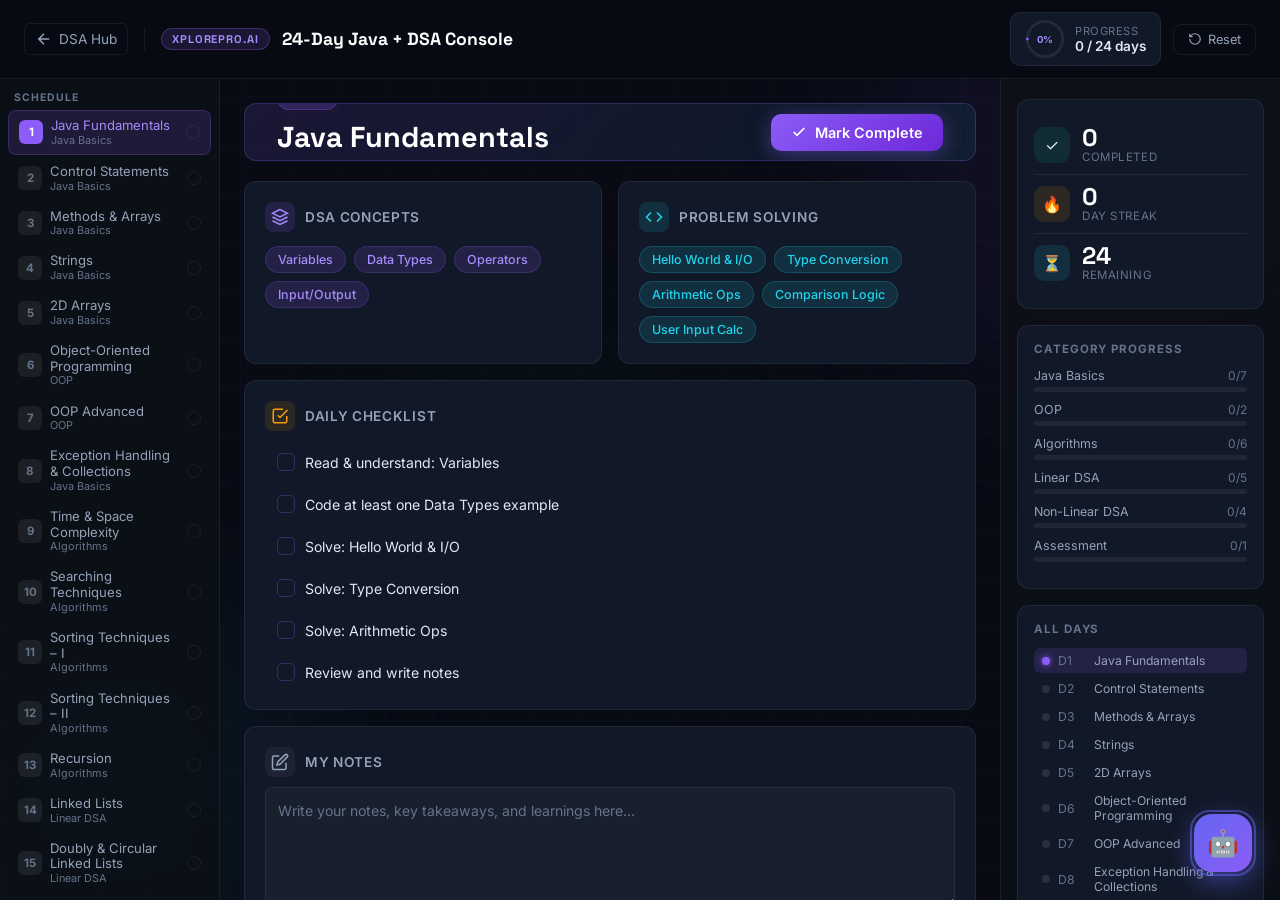
<file: dsa-docs-site/schedule.html>
<!DOCTYPE html>
<html lang="en">
<head>
    <meta charset="UTF-8">
    <meta name="viewport" content="width=device-width, initial-scale=1.0">
    <title>24-Day Java + DSA Console | XplorePro.ai</title>
    <meta name="description" content="Structured 24-Day Java with DSA & Problem Solving Schedule — interactive learning tracker with progress, notes, and daily goals.">
    <link href="https://fonts.googleapis.com/css2?family=Inter:wght@300;400;500;600;700;800&family=Fira+Code:wght@400;500&family=Space+Grotesk:wght@400;500;600;700&display=swap" rel="stylesheet">
    <link rel="stylesheet" href="css/schedule.css">
</head>
<body>
    <!-- Animated background -->
    <div class="bg-grid"></div>
    <div class="bg-orb orb-1"></div>
    <div class="bg-orb orb-2"></div>
    <div class="bg-orb orb-3"></div>

    <div class="app-shell">
        <!-- Top Header -->
        <header class="top-bar">
            <div class="top-bar-left">
                <a href="index.html" class="back-link" title="Back to DSA Hub">
                    <svg width="18" height="18" viewBox="0 0 24 24" fill="none" stroke="currentColor" stroke-width="2"><path d="M19 12H5M12 19l-7-7 7-7"/></svg>
                    DSA Hub
                </a>
                <div class="divider"></div>
                <div class="brand">
                    <div class="brand-badge">XplorePro.ai</div>
                    <h1 class="brand-title">24-Day Java + DSA Console</h1>
                </div>
            </div>
            <div class="top-bar-right">
                <div class="progress-summary" id="progressSummary">
                    <div class="prog-circle">
                        <svg viewBox="0 0 36 36" class="circular-chart">
                            <path class="circle-bg" d="M18 2.0845 a 15.9155 15.9155 0 0 1 0 31.831 a 15.9155 15.9155 0 0 1 0 -31.831"/>
                            <path class="circle" id="progressCircle" stroke-dasharray="0, 100" d="M18 2.0845 a 15.9155 15.9155 0 0 1 0 31.831 a 15.9155 15.9155 0 0 1 0 -31.831"/>
                        </svg>
                        <span class="prog-pct" id="progressPct">0%</span>
                    </div>
                    <div class="prog-text">
                        <span class="prog-label">Progress</span>
                        <span class="prog-days" id="progressDays">0 / 24 days</span>
                    </div>
                </div>
                <button class="btn-reset" id="btnReset" title="Reset all progress">
                    <svg width="14" height="14" viewBox="0 0 24 24" fill="none" stroke="currentColor" stroke-width="2"><path d="M3 12a9 9 0 1 0 9-9 9.75 9.75 0 0 0-6.74 2.74L3 8"/><path d="M3 3v5h5"/></svg>
                    Reset
                </button>
            </div>
        </header>

        <!-- Main Layout -->
        <div class="main-layout">
            <!-- Left Sidebar: Day Navigator -->
            <aside class="day-sidebar" id="daySidebar">
                <div class="sidebar-section-label">SCHEDULE</div>
                <div class="day-nav" id="dayNav">
                    <!-- Day buttons generated by JS -->
                </div>
                <div class="sidebar-section-label" style="margin-top:16px">FILTER</div>
                <div class="filter-btns">
                    <button class="filter-btn active" data-filter="all" id="filterAll">All</button>
                    <button class="filter-btn" data-filter="done" id="filterDone">Completed</button>
                    <button class="filter-btn" data-filter="pending" id="filterPending">Pending</button>
                </div>
            </aside>

            <!-- Center: Day Detail Panel -->
            <main class="detail-panel" id="detailPanel">
                <!-- Day Hero -->
                <div class="day-hero" id="dayHero">
                    <div class="day-hero-content">
                        <div class="day-number-badge" id="dayNumberBadge">Day 1</div>
                        <h2 class="day-title" id="dayTitle">Java Fundamentals</h2>
                        <p class="day-subtitle" id="daySubtitle">Start your journey with core Java concepts</p>
                    </div>
                    <div class="day-hero-actions">
                        <button class="btn-complete" id="btnComplete">
                            <svg width="16" height="16" viewBox="0 0 24 24" fill="none" stroke="currentColor" stroke-width="2.5"><polyline points="20 6 9 17 4 12"/></svg>
                            Mark Complete
                        </button>
                    </div>
                </div>

                <!-- Topics Grid -->
                <div class="content-sections">
                    <div class="section-grid">
                        <!-- DSA Concepts -->
                        <div class="info-card" id="cardDSA">
                            <div class="info-card-header">
                                <div class="info-card-icon dsa-icon">
                                    <svg width="18" height="18" viewBox="0 0 24 24" fill="none" stroke="currentColor" stroke-width="2"><path d="M12 2L2 7l10 5 10-5-10-5z"/><path d="M2 17l10 5 10-5"/><path d="M2 12l10 5 10-5"/></svg>
                                </div>
                                <span>DSA Concepts</span>
                            </div>
                            <div class="tag-list" id="dsaTags"></div>
                        </div>

                        <!-- Problem Solving -->
                        <div class="info-card" id="cardProblems">
                            <div class="info-card-header">
                                <div class="info-card-icon problem-icon">
                                    <svg width="18" height="18" viewBox="0 0 24 24" fill="none" stroke="currentColor" stroke-width="2"><polyline points="16 18 22 12 16 6"/><polyline points="8 6 2 12 8 18"/></svg>
                                </div>
                                <span>Problem Solving</span>
                            </div>
                            <div class="tag-list" id="problemTags"></div>
                        </div>
                    </div>

                    <!-- Checklist -->
                    <div class="checklist-card" id="checklistCard">
                        <div class="checklist-header">
                            <div class="info-card-icon check-icon">
                                <svg width="18" height="18" viewBox="0 0 24 24" fill="none" stroke="currentColor" stroke-width="2"><polyline points="9 11 12 14 22 4"/><path d="M21 12v7a2 2 0 0 1-2 2H5a2 2 0 0 1-2-2V5a2 2 0 0 1 2-2h11"/></svg>
                            </div>
                            <span>Daily Checklist</span>
                        </div>
                        <ul class="checklist" id="checklist"></ul>
                    </div>

                    <!-- Notes -->
                    <div class="notes-card">
                        <div class="notes-header">
                            <div class="info-card-icon notes-icon">
                                <svg width="18" height="18" viewBox="0 0 24 24" fill="none" stroke="currentColor" stroke-width="2"><path d="M11 4H4a2 2 0 0 0-2 2v14a2 2 0 0 0 2 2h14a2 2 0 0 0 2-2v-7"/><path d="M18.5 2.5a2.121 2.121 0 0 1 3 3L12 15l-4 1 1-4 9.5-9.5z"/></svg>
                            </div>
                            <span>My Notes</span>
                            <span class="note-autosave" id="noteAutosave">Auto-saved</span>
                        </div>
                        <textarea class="notes-textarea" id="notesArea" placeholder="Write your notes, key takeaways, and learnings here..."></textarea>
                    </div>

                    <!-- Nav Arrows -->
                    <div class="day-nav-arrows">
                        <button class="nav-arrow" id="prevDay" title="Previous day">
                            <svg width="16" height="16" viewBox="0 0 24 24" fill="none" stroke="currentColor" stroke-width="2"><path d="M15 18l-6-6 6-6"/></svg>
                            Previous Day
                        </button>
                        <div class="day-dots" id="dayDots"></div>
                        <button class="nav-arrow" id="nextDay" title="Next day">
                            Next Day
                            <svg width="16" height="16" viewBox="0 0 24 24" fill="none" stroke="currentColor" stroke-width="2"><path d="M9 18l6-6-6-6"/></svg>
                        </button>
                    </div>
                </div>
            </main>

            <!-- Right Panel: Stats + Timeline -->
            <aside class="stats-panel">
                <div class="stats-card">
                    <div class="stat-item">
                        <span class="stat-icon completed-icon">✓</span>
                        <div>
                            <div class="stat-val" id="statCompleted">0</div>
                            <div class="stat-label">Completed</div>
                        </div>
                    </div>
                    <div class="stat-divider"></div>
                    <div class="stat-item">
                        <span class="stat-icon streak-icon">🔥</span>
                        <div>
                            <div class="stat-val" id="statStreak">0</div>
                            <div class="stat-label">Day Streak</div>
                        </div>
                    </div>
                    <div class="stat-divider"></div>
                    <div class="stat-item">
                        <span class="stat-icon remain-icon">⏳</span>
                        <div>
                            <div class="stat-val" id="statRemaining">24</div>
                            <div class="stat-label">Remaining</div>
                        </div>
                    </div>
                </div>

                <!-- Category breakdown -->
                <div class="category-breakdown">
                    <div class="breakdown-title">Category Progress</div>
                    <div id="categoryBars"></div>
                </div>

                <!-- Timeline -->
                <div class="timeline-container">
                    <div class="breakdown-title">All Days</div>
                    <div class="timeline" id="timeline"></div>
                </div>
            </aside>
        </div>
    </div>

    <!-- Completion Modal -->
    <div class="modal-overlay" id="modalOverlay">
        <div class="modal">
            <div class="modal-emoji">🎉</div>
            <h3 class="modal-title">Congratulations!</h3>
            <p class="modal-body" id="modalBody">You've completed all 24 days of the Java + DSA course! You're now ready for your coding interview.</p>
            <button class="modal-btn" id="modalClose">Awesome! Keep Going</button>
        </div>
    </div>

    <script src="js/schedule.js"></script>
    <script src="js/tutor-widget.js"></script>
</body>
</html>
</file>
<file: dsa-docs-site/css/schedule.css>
/* =========================================
   24-Day Java Learning Console — Schedule CSS
   XplorePro.ai
   ========================================= */

:root {
    --bg: #080b14;
    --bg2: #0d1117;
    --surface: #111827;
    --surface2: #1a2233;
    --border: rgba(255,255,255,0.07);
    --border-bright: rgba(139,92,246,0.3);

    /* Accent palette */
    --purple: #8b5cf6;
    --purple-light: #a78bfa;
    --purple-dim: rgba(139,92,246,0.15);
    --cyan: #22d3ee;
    --cyan-dim: rgba(34,211,238,0.12);
    --emerald: #10b981;
    --emerald-dim: rgba(16,185,129,0.12);
    --amber: #f59e0b;
    --amber-dim: rgba(245,158,11,0.12);
    --rose: #f43f5e;
    --rose-dim: rgba(244,63,94,0.12);

    --text: #e2e8f0;
    --text-muted: #94a3b8;
    --text-dim: #64748b;

    --radius: 12px;
    --radius-sm: 8px;

    --sidebar-w: 220px;
    --stats-w: 280px;
}

*, *::before, *::after { box-sizing: border-box; margin: 0; padding: 0; }

html { scroll-behavior: smooth; }

body {
    font-family: 'Inter', sans-serif;
    background: var(--bg);
    color: var(--text);
    height: 100vh;
    overflow: hidden;
    position: relative;
}

/* ── Animated background ── */
.bg-grid {
    position: fixed; inset: 0; pointer-events: none; z-index: 0;
    background-image:
        linear-gradient(rgba(139,92,246,0.03) 1px, transparent 1px),
        linear-gradient(90deg, rgba(139,92,246,0.03) 1px, transparent 1px);
    background-size: 48px 48px;
}
.bg-orb {
    position: fixed; border-radius: 50%; filter: blur(80px);
    pointer-events: none; z-index: 0; animation: orbDrift 20s ease-in-out infinite;
}
.orb-1 { width: 500px; height: 500px; background: rgba(139,92,246,0.07); top:-100px; right:-100px; animation-duration: 22s; }
.orb-2 { width: 400px; height: 400px; background: rgba(34,211,238,0.05); bottom:-80px; left:-80px; animation-duration: 18s; animation-delay: -5s; }
.orb-3 { width: 300px; height: 300px; background: rgba(16,185,129,0.05); top:40%; left:30%; animation-duration: 28s; animation-delay: -10s; }

@keyframes orbDrift {
    0%, 100% { transform: translate(0, 0); }
    33% { transform: translate(30px, -20px); }
    66% { transform: translate(-20px, 30px); }
}

/* ── App Shell ── */
.app-shell {
    position: relative; z-index: 1;
    display: flex; flex-direction: column;
    height: 100vh;
}

/* ── Top Bar ── */
.top-bar {
    display: flex; align-items: center; justify-content: space-between;
    padding: 12px 24px;
    background: rgba(8,11,20,0.95);
    backdrop-filter: blur(20px);
    border-bottom: 1px solid var(--border);
    flex-shrink: 0;
    gap: 16px;
}

.top-bar-left { display: flex; align-items: center; gap: 16px; }
.top-bar-right { display: flex; align-items: center; gap: 12px; }

.back-link {
    display: flex; align-items: center; gap: 6px;
    color: var(--text-muted); text-decoration: none; font-size: 0.85rem;
    transition: color 0.2s; padding: 6px 10px;
    border-radius: 6px;
    border: 1px solid var(--border);
    white-space: nowrap;
}
.back-link:hover { color: var(--purple-light); border-color: var(--border-bright); }

.divider { width: 1px; height: 24px; background: var(--border); }

.brand { display: flex; align-items: center; gap: 12px; }
.brand-badge {
    font-family: 'Space Grotesk', sans-serif;
    font-size: 0.7rem; font-weight: 700;
    letter-spacing: 0.08em; text-transform: uppercase;
    color: var(--purple-light);
    background: var(--purple-dim);
    border: 1px solid rgba(139,92,246,0.3);
    padding: 3px 10px; border-radius: 20px;
    white-space: nowrap;
}
.brand-title {
    font-family: 'Space Grotesk', sans-serif;
    font-size: 1.1rem; font-weight: 700; color: #fff;
    white-space: nowrap;
}

/* Progress Summary */
.progress-summary {
    display: flex; align-items: center; gap: 10px;
    background: var(--surface); border: 1px solid var(--border);
    border-radius: 10px; padding: 6px 14px;
}

.prog-circle {
    position: relative; width: 40px; height: 40px;
    display: flex; align-items: center; justify-content: center;
}
.circular-chart { width: 40px; height: 40px; transform: rotate(-90deg); }
.circle-bg { fill: none; stroke: rgba(255,255,255,0.08); stroke-width: 2.5; }
.circle {
    fill: none; stroke: var(--purple); stroke-width: 2.5;
    stroke-linecap: round;
    transition: stroke-dasharray 0.6s ease;
}
.prog-pct {
    position: absolute; font-size: 0.6rem; font-weight: 700;
    color: var(--purple-light);
}
.prog-text { display: flex; flex-direction: column; }
.prog-label { font-size: 0.7rem; color: var(--text-dim); text-transform: uppercase; letter-spacing: 0.05em; }
.prog-days { font-size: 0.85rem; font-weight: 600; color: var(--text); }

.btn-reset {
    display: flex; align-items: center; gap: 6px;
    background: transparent; border: 1px solid var(--border);
    color: var(--text-muted); padding: 7px 14px;
    border-radius: 8px; font-size: 0.8rem; cursor: pointer;
    transition: all 0.2s; white-space: nowrap; font-family: inherit;
}
.btn-reset:hover { border-color: var(--rose); color: var(--rose); background: var(--rose-dim); }

/* ── Main Layout ── */
.main-layout {
    display: flex; flex: 1; overflow: hidden;
}

/* ── Day Sidebar ── */
.day-sidebar {
    width: var(--sidebar-w);
    background: rgba(13,17,23,0.8);
    backdrop-filter: blur(12px);
    border-right: 1px solid var(--border);
    display: flex; flex-direction: column;
    overflow-y: auto; flex-shrink: 0;
    padding: 12px 0;
}

.sidebar-section-label {
    font-size: 0.65rem; font-weight: 700;
    text-transform: uppercase; letter-spacing: 0.1em;
    color: var(--text-dim);
    padding: 0 14px 6px;
}

.day-nav { display: flex; flex-direction: column; gap: 2px; padding: 0 8px; }

.day-nav-btn {
    display: flex; align-items: center; gap: 8px;
    padding: 7px 10px; border-radius: 8px;
    background: transparent; border: none; cursor: pointer;
    color: var(--text-muted); font-family: inherit; font-size: 0.82rem;
    text-align: left; transition: all 0.15s; position: relative;
    width: 100%;
}
.day-nav-btn:hover { background: rgba(255,255,255,0.04); color: var(--text); }
.day-nav-btn.active {
    background: var(--purple-dim);
    color: var(--purple-light);
    border: 1px solid rgba(139,92,246,0.25);
}
.day-nav-btn.completed .day-num { background: var(--emerald); color: #fff; }
.day-nav-btn.active .day-num { background: var(--purple); color: #fff; }

.day-num {
    min-width: 24px; height: 24px;
    display: flex; align-items: center; justify-content: center;
    border-radius: 6px; font-size: 0.72rem; font-weight: 700;
    background: rgba(255,255,255,0.07);
    color: var(--text-dim);
    transition: all 0.2s;
    flex-shrink: 0;
}

.day-nav-label { flex: 1; line-height: 1.2; }
.day-nav-sublabel { font-size: 0.68rem; color: var(--text-dim); }

.day-check {
    width: 14px; height: 14px; border-radius: 50%;
    border: 1.5px solid var(--border);
    display: flex; align-items: center; justify-content: center;
    flex-shrink: 0; transition: all 0.2s;
    font-size: 0.55rem;
}
.day-nav-btn.completed .day-check {
    background: var(--emerald); border-color: var(--emerald); color: #fff;
}

/* Filter buttons */
.filter-btns {
    display: flex; flex-direction: column; gap: 2px; padding: 0 8px;
}
.filter-btn {
    padding: 7px 12px; border-radius: 7px; border: none;
    background: transparent; color: var(--text-muted); cursor: pointer;
    font-family: inherit; font-size: 0.82rem; text-align: left;
    transition: all 0.15s;
}
.filter-btn:hover { background: rgba(255,255,255,0.04); color: var(--text); }
.filter-btn.active { background: var(--purple-dim); color: var(--purple-light); }

/* ── Detail Panel ── */
.detail-panel {
    flex: 1; overflow-y: auto;
    padding: 24px; display: flex; flex-direction: column; gap: 20px;
    scroll-behavior: smooth;
}

/* Day Hero */
.day-hero {
    background: linear-gradient(135deg, rgba(139,92,246,0.15), rgba(34,211,238,0.08));
    border: 1px solid rgba(139,92,246,0.25);
    border-radius: var(--radius);
    padding: 28px 32px;
    display: flex; align-items: center; justify-content: space-between;
    gap: 16px;
    transition: all 0.3s ease;
    position: relative; overflow: hidden;
}
.day-hero::before {
    content: '';
    position: absolute; top: -50%; right: -50%;
    width: 300px; height: 300px;
    background: radial-gradient(circle, rgba(139,92,246,0.1), transparent 70%);
    pointer-events: none;
}
.day-hero.completed-hero {
    background: linear-gradient(135deg, rgba(16,185,129,0.15), rgba(34,211,238,0.08));
    border-color: rgba(16,185,129,0.3);
}

.day-hero-content { flex: 1; }
.day-number-badge {
    display: inline-block;
    font-family: 'Space Grotesk', sans-serif;
    font-size: 0.75rem; font-weight: 700;
    text-transform: uppercase; letter-spacing: 0.08em;
    color: var(--purple-light);
    background: rgba(139,92,246,0.2);
    border: 1px solid rgba(139,92,246,0.3);
    padding: 3px 12px; border-radius: 20px;
    margin-bottom: 10px;
}
.day-title {
    font-family: 'Space Grotesk', sans-serif;
    font-size: 1.8rem; font-weight: 700; color: #fff; line-height: 1.2;
    margin-bottom: 6px;
}
.day-subtitle { color: var(--text-muted); font-size: 0.9rem; }

.day-hero-actions { flex-shrink: 0; }

.btn-complete {
    display: flex; align-items: center; gap: 8px;
    background: linear-gradient(135deg, var(--purple), #6d28d9);
    color: #fff; border: none; padding: 10px 20px;
    border-radius: 10px; font-family: inherit; font-size: 0.9rem;
    font-weight: 600; cursor: pointer;
    box-shadow: 0 4px 20px rgba(139,92,246,0.4);
    transition: all 0.2s;
}
.btn-complete:hover { transform: translateY(-1px); box-shadow: 0 6px 24px rgba(139,92,246,0.5); }
.btn-complete.is-completed {
    background: linear-gradient(135deg, var(--emerald), #059669);
    box-shadow: 0 4px 20px rgba(16,185,129,0.4);
}

/* Content Sections */
.content-sections { display: flex; flex-direction: column; gap: 16px; }

.section-grid { display: grid; grid-template-columns: 1fr 1fr; gap: 16px; }

/* Info Cards */
.info-card, .checklist-card, .notes-card {
    background: var(--surface);
    border: 1px solid var(--border);
    border-radius: var(--radius);
    padding: 20px;
    transition: border-color 0.2s;
}
.info-card:hover, .checklist-card:hover, .notes-card:hover {
    border-color: rgba(255,255,255,0.12);
}

.info-card-header, .checklist-header, .notes-header {
    display: flex; align-items: center; gap: 10px;
    margin-bottom: 14px;
    font-size: 0.85rem; font-weight: 600; color: var(--text-muted);
    text-transform: uppercase; letter-spacing: 0.05em;
}
.notes-header { margin-bottom: 10px; }

.note-autosave {
    margin-left: auto; font-size: 0.7rem;
    color: var(--emerald); opacity: 0;
    transition: opacity 0.3s;
}
.note-autosave.show { opacity: 1; }

.info-card-icon {
    width: 30px; height: 30px; border-radius: 8px;
    display: flex; align-items: center; justify-content: center;
    flex-shrink: 0;
}
.dsa-icon { background: var(--purple-dim); color: var(--purple-light); }
.problem-icon { background: var(--cyan-dim); color: var(--cyan); }
.check-icon { background: var(--amber-dim); color: var(--amber); }
.notes-icon { background: rgba(255,255,255,0.05); color: var(--text-muted); }

.tag-list { display: flex; flex-wrap: wrap; gap: 8px; }

.tag {
    padding: 5px 12px; border-radius: 20px;
    font-size: 0.78rem; font-weight: 500;
    transition: all 0.15s; cursor: default;
}
.tag-dsa {
    background: var(--purple-dim);
    color: var(--purple-light);
    border: 1px solid rgba(139,92,246,0.2);
}
.tag-problem {
    background: var(--cyan-dim);
    color: var(--cyan);
    border: 1px solid rgba(34,211,238,0.2);
}
.tag:hover { transform: translateY(-1px); }

/* Checklist */
.checklist { list-style: none; display: flex; flex-direction: column; gap: 8px; }
.checklist-item {
    display: flex; align-items: center; gap: 10px;
    cursor: pointer; padding: 8px 12px;
    border-radius: 8px; transition: background 0.15s;
}
.checklist-item:hover { background: rgba(255,255,255,0.03); }
.checklist-item input[type="checkbox"] { display: none; }
.chk-box {
    width: 18px; height: 18px; border-radius: 5px;
    border: 1.5px solid var(--border-bright);
    display: flex; align-items: center; justify-content: center;
    flex-shrink: 0; transition: all 0.2s; font-size: 0.7rem;
}
.checklist-item.checked .chk-box {
    background: var(--purple); border-color: var(--purple); color: #fff;
}
.chk-label { font-size: 0.88rem; color: var(--text); transition: all 0.2s; }
.checklist-item.checked .chk-label {
    color: var(--text-dim); text-decoration: line-through;
}

/* Notes Textarea */
.notes-textarea {
    width: 100%; min-height: 120px;
    background: rgba(255,255,255,0.03);
    border: 1px solid var(--border);
    border-radius: 8px; padding: 12px;
    color: var(--text); font-family: 'Inter', sans-serif;
    font-size: 0.88rem; line-height: 1.6;
    resize: vertical; outline: none; transition: border-color 0.2s;
}
.notes-textarea:focus { border-color: var(--border-bright); }
.notes-textarea::placeholder { color: var(--text-dim); }

/* Day Nav Arrows */
.day-nav-arrows {
    display: flex; align-items: center; justify-content: space-between;
    padding: 8px 0; gap: 12px;
}
.nav-arrow {
    display: flex; align-items: center; gap: 6px;
    background: var(--surface); border: 1px solid var(--border);
    color: var(--text-muted); padding: 8px 16px;
    border-radius: 8px; cursor: pointer; font-family: inherit;
    font-size: 0.85rem; transition: all 0.2s;
}
.nav-arrow:hover:not(:disabled) { border-color: var(--border-bright); color: var(--purple-light); }
.nav-arrow:disabled { opacity: 0.3; cursor: not-allowed; }

.day-dots {
    display: flex; gap: 5px; flex-wrap: wrap;
    justify-content: center; max-width: 200px;
}
.day-dot {
    width: 8px; height: 8px; border-radius: 50%;
    background: var(--surface2); cursor: pointer; transition: all 0.2s;
}
.day-dot.completed { background: var(--emerald); }
.day-dot.active { background: var(--purple); transform: scale(1.3); }

/* ── Stats Panel ── */
.stats-panel {
    width: var(--stats-w);
    background: rgba(13,17,23,0.8);
    backdrop-filter: blur(12px);
    border-left: 1px solid var(--border);
    overflow-y: auto;
    padding: 20px 16px;
    display: flex; flex-direction: column; gap: 16px;
    flex-shrink: 0;
}

.stats-card {
    background: var(--surface);
    border: 1px solid var(--border);
    border-radius: var(--radius);
    padding: 16px;
    display: flex; flex-direction: column; gap: 0;
}
.stat-item {
    display: flex; align-items: center; gap: 12px;
    padding: 10px 0;
}
.stat-divider { height: 1px; background: var(--border); }
.stat-icon {
    width: 36px; height: 36px; border-radius: 10px;
    display: flex; align-items: center; justify-content: center;
    font-size: 1rem; flex-shrink: 0;
}
.completed-icon { background: var(--emerald-dim); }
.streak-icon { background: var(--amber-dim); }
.remain-icon { background: var(--cyan-dim); }
.stat-val {
    font-size: 1.5rem; font-weight: 800;
    font-family: 'Space Grotesk', sans-serif;
    color: #fff; line-height: 1;
}
.stat-label { font-size: 0.72rem; color: var(--text-dim); text-transform: uppercase; letter-spacing: 0.05em; }

/* Category Breakdown */
.category-breakdown {
    background: var(--surface); border: 1px solid var(--border);
    border-radius: var(--radius); padding: 16px;
}
.breakdown-title {
    font-size: 0.72rem; font-weight: 700; text-transform: uppercase;
    letter-spacing: 0.08em; color: var(--text-dim); margin-bottom: 12px;
}
.cat-row { margin-bottom: 10px; }
.cat-label-row {
    display: flex; justify-content: space-between; align-items: center;
    margin-bottom: 4px;
}
.cat-name { font-size: 0.78rem; color: var(--text-muted); }
.cat-count { font-size: 0.75rem; color: var(--text-dim); }
.cat-bar-track {
    height: 5px; background: rgba(255,255,255,0.06);
    border-radius: 20px; overflow: hidden;
}
.cat-bar-fill {
    height: 100%; border-radius: 20px;
    transition: width 0.6s ease;
}

/* Timeline */
.timeline-container {
    background: var(--surface); border: 1px solid var(--border);
    border-radius: var(--radius); padding: 16px;
    flex: 1;
}
.timeline { display: flex; flex-direction: column; gap: 3px; margin-top: 4px; }
.tl-item {
    display: flex; align-items: center; gap: 8px;
    padding: 5px 8px; border-radius: 6px; cursor: pointer;
    transition: background 0.15s;
    font-size: 0.76rem;
}
.tl-item:hover { background: rgba(255,255,255,0.04); }
.tl-item.tl-active { background: var(--purple-dim); }
.tl-dot {
    width: 8px; height: 8px; border-radius: 50%;
    flex-shrink: 0; background: rgba(255,255,255,0.1);
    transition: background 0.2s;
}
.tl-item.tl-done .tl-dot { background: var(--emerald); }
.tl-item.tl-active .tl-dot { background: var(--purple); box-shadow: 0 0 6px var(--purple); }
.tl-day-num { color: var(--text-dim); min-width: 28px; }
.tl-day-name { color: var(--text-muted); flex: 1; }
.tl-check { color: var(--emerald); font-size: 0.7rem; }

/* ── Modal ── */
.modal-overlay {
    position: fixed; inset: 0; z-index: 100;
    background: rgba(0,0,0,0.7); backdrop-filter: blur(8px);
    display: flex; align-items: center; justify-content: center;
    opacity: 0; pointer-events: none;
    transition: opacity 0.3s;
}
.modal-overlay.show { opacity: 1; pointer-events: all; }
.modal {
    background: var(--surface2);
    border: 1px solid rgba(139,92,246,0.3);
    border-radius: 20px; padding: 40px;
    text-align: center; max-width: 380px; width: 90%;
    transform: scale(0.9); transition: transform 0.3s;
    box-shadow: 0 20px 60px rgba(0,0,0,0.5);
}
.modal-overlay.show .modal { transform: scale(1); }
.modal-emoji { font-size: 3rem; margin-bottom: 16px; }
.modal-title { font-family: 'Space Grotesk',sans-serif; font-size: 1.5rem; font-weight: 700; color: #fff; margin-bottom: 10px; }
.modal-body { color: var(--text-muted); font-size: 0.9rem; margin-bottom: 24px; }
.modal-btn {
    background: linear-gradient(135deg, var(--purple), #6d28d9);
    color: #fff; border: none; padding: 12px 28px;
    border-radius: 10px; font-family: inherit; font-size: 0.95rem;
    font-weight: 600; cursor: pointer;
    box-shadow: 0 4px 20px rgba(139,92,246,0.4);
    transition: all 0.2s;
}
.modal-btn:hover { transform: translateY(-1px); }

/* ── Scrollbar ── */
::-webkit-scrollbar { width: 5px; }
::-webkit-scrollbar-track { background: transparent; }
::-webkit-scrollbar-thumb { background: rgba(255,255,255,0.1); border-radius: 10px; }
::-webkit-scrollbar-thumb:hover { background: rgba(255,255,255,0.18); }

/* ── Responsive ── */
@media (max-width: 1100px) {
    .stats-panel { width: 240px; }
}
@media (max-width: 900px) {
    .stats-panel { display: none; }
    .section-grid { grid-template-columns: 1fr; }
}
@media (max-width: 680px) {
    .day-sidebar { width: 64px; }
    .day-nav-label { display: none; }
    .day-num { width: 32px; height: 32px; font-size: 0.78rem; }
    .brand-title { display: none; }
    .top-bar { padding: 8px 12px; }
}

/* Entrance animations */
@keyframes fadeInUp {
    from { opacity: 0; transform: translateY(14px); }
    to   { opacity: 1; transform: translateY(0); }
}
.day-hero, .info-card, .checklist-card, .notes-card {
    animation: fadeInUp 0.35s ease both;
}
.info-card { animation-delay: 0.05s; }
.checklist-card { animation-delay: 0.1s; }
.notes-card { animation-delay: 0.15s; }
</file>
